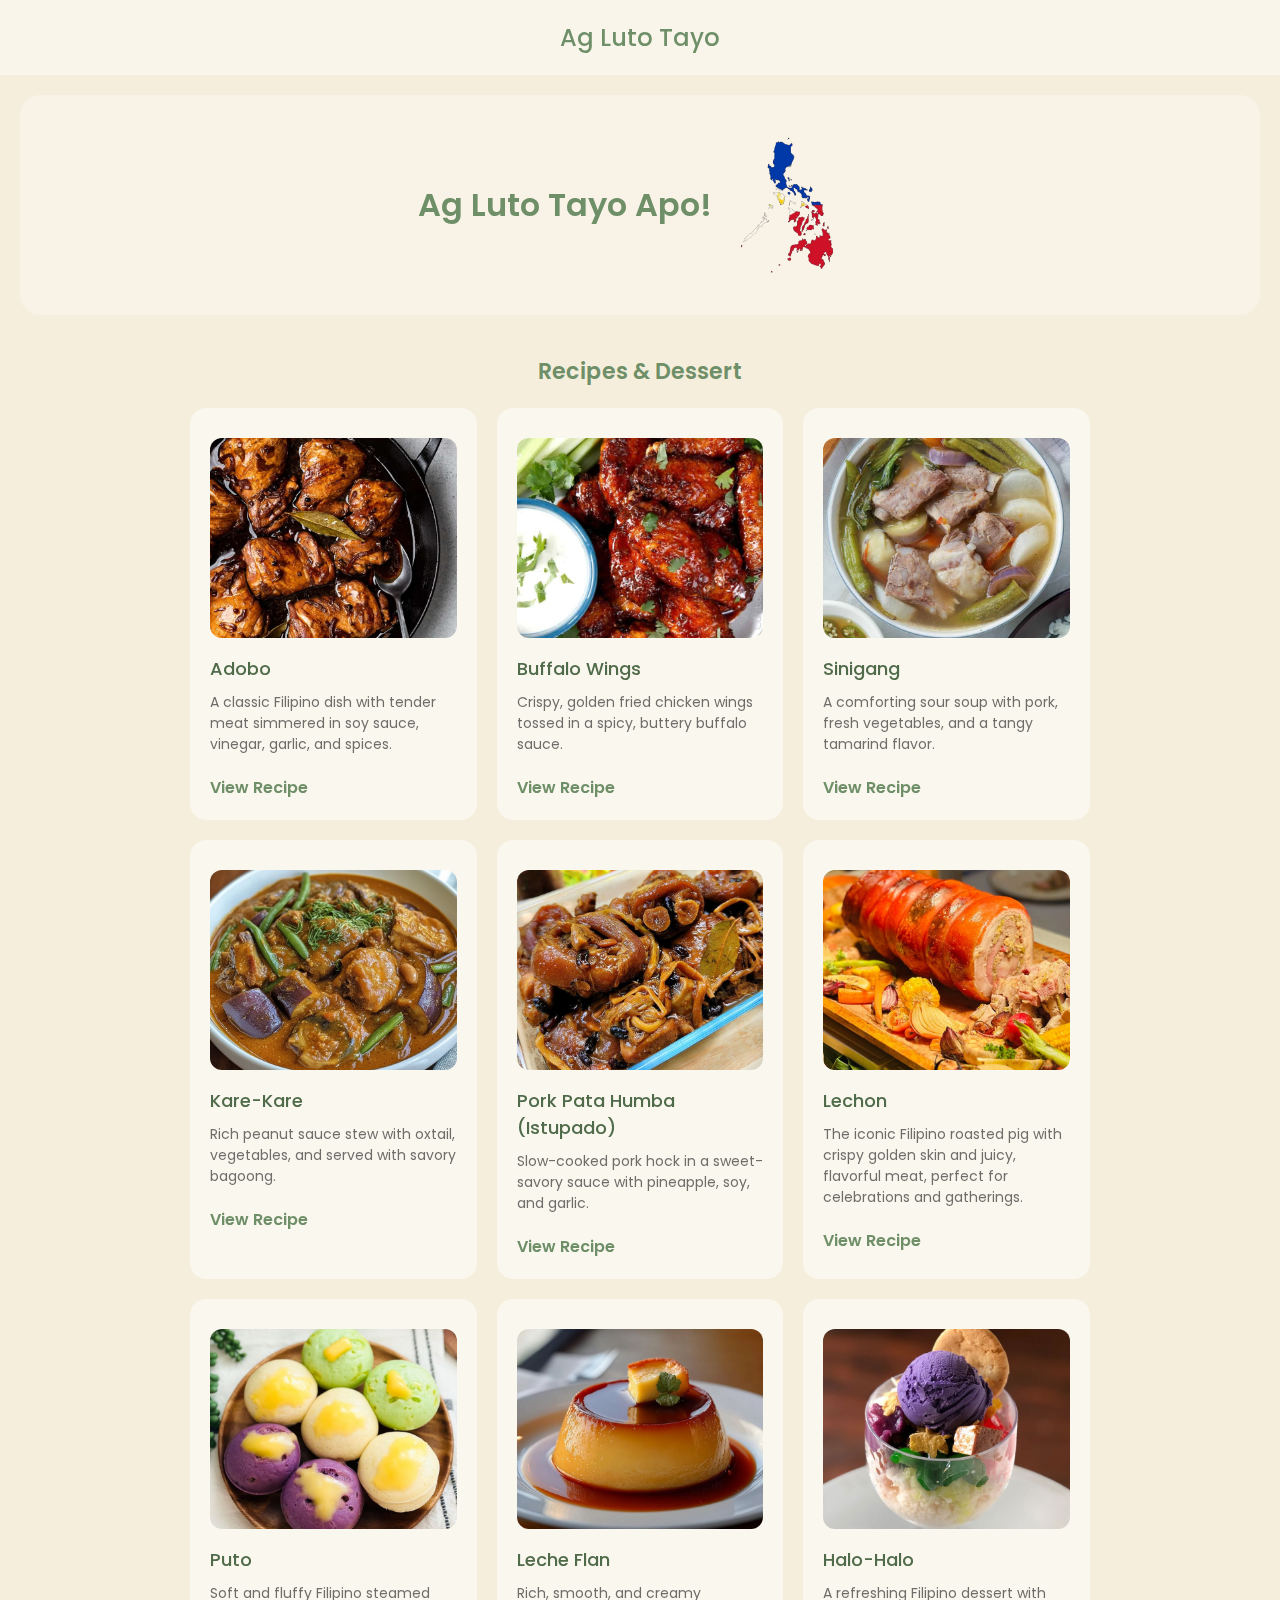
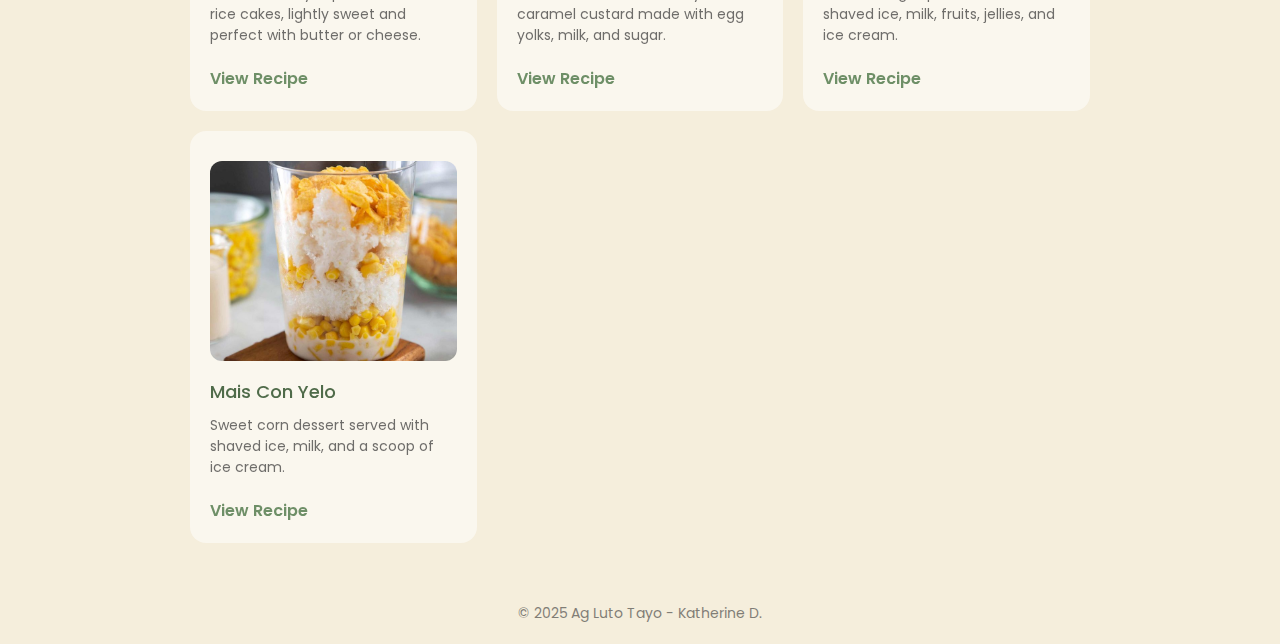
<file: index.html>
<!DOCTYPE html>
<html lang="en">
<head>
  <meta charset="UTF-8" />
  <meta name="viewport" content="width=device-width, initial-scale=1.0" />
  <title>Ag Luto Tayo</title>
  <link rel="stylesheet" href="style.css" />
  <link href="https://fonts.googleapis.com/css2?family=Poppins:wght@300;400;500;600&display=swap" rel="stylesheet">
</head>

<body>
  <header>
    <h1>Ag Luto Tayo</h1>
  </header>

  <section class="hero">
    <h2>Ag Luto Tayo Apo!</h2>
    <img src="images/ph.png" width="150px">
    
  </section>

  <section class="menu-section">
    <div class="menu-title">Recipes & Dessert</div>

<div class="menu-grid blog-grid">
  <div class="menu-card">
    <a href="#recipe1"><img src="images/adobo.jpeg" class="thumb" /></a>
    <h3>Adobo</h3>
    <p>A classic Filipino dish with tender meat simmered in soy sauce, vinegar, garlic, and spices.</p>
    <a href="#recipe1">View Recipe</a>
  </div>

  <div class="menu-card">
    <a href="#recipe2"><img src="images/buffalo.jpeg" class="thumb" /></a>
    <h3>Buffalo Wings</h3>
    <p>Crispy, golden fried chicken wings tossed in a spicy, buttery buffalo sauce.</p>
    <a href="#recipe2">View Recipe</a>
  </div>

  <div class="menu-card">
    <a href="#recipe3"><img src="images/sinigang.jpeg" class="thumb" /></a>
    <h3>Sinigang</h3>
    <p>A comforting sour soup with pork, fresh vegetables, and a tangy tamarind flavor.</p>
    <a href="#recipe3">View Recipe</a>
  </div>

  <div class="menu-card">
    <a href="#recipe4"><img src="images/kare-kare.jpeg" class="thumb" /></a>
    <h3>Kare-Kare</h3>
    <p>Rich peanut sauce stew with oxtail, vegetables, and served with savory bagoong.</p>
    <a href="#recipe4">View Recipe</a>
  </div>

  <div class="menu-card">
    <a href="#recipe5"><img src="images/pata_humba.jpeg" class="thumb" /></a>
    <h3>Pork Pata Humba (Istupado)</h3>
    <p>Slow-cooked pork hock in a sweet-savory sauce with pineapple, soy, and garlic.</p>
    <a href="#recipe5">View Recipe</a>
  </div>

  <div class="menu-card">
    <a href="#recipe6"><img src="images/lechon.jpeg" class="thumb" /></a>
    <h3>Lechon</h3>
    <p>The iconic Filipino roasted pig with crispy golden skin and juicy, flavorful meat, perfect for celebrations and gatherings.</p>
    <a href="#recipe6">View Recipe</a>
  </div>

<div class="menu-card">
  <a href="#dessert1"><img src="images/puto.jpeg" class="thumb" /></a>
  <h3>Puto</h3>
  <p>Soft and fluffy Filipino steamed rice cakes, lightly sweet and perfect with butter or cheese.</p>
  <a href="#dessert1">View Recipe</a>
</div>

<div class="menu-card">
  <a href="#dessert2"><img src="images/lecheflan.jpeg" class="thumb" /></a>
  <h3>Leche Flan</h3>
  <p>Rich, smooth, and creamy caramel custard made with egg yolks, milk, and sugar.</p>
  <a href="#dessert2">View Recipe</a>
</div>

<div class="menu-card">
  <a href="#dessert3"><img src="images/halohalo.jpeg" class="thumb" /></a>
  <h3>Halo-Halo</h3>
  <p>A refreshing Filipino dessert with shaved ice, milk, fruits, jellies, and ice cream.</p>
  <a href="#dessert3">View Recipe</a>
</div>

<div class="menu-card">
  <a href="#dessert4"><img src="images/maisconyelo.jpeg" class="thumb" /></a>
  <h3>Mais Con Yelo</h3>
  <p>Sweet corn dessert served with shaved ice, milk, and a scoop of ice cream.</p>
  <a href="#dessert4">View Recipe</a>
</div>

</div>

  </section>

<div id="recipe1" class="modal">
  <div class="modal-content">
    <a href="#" class="close-btn">×</a>
    <h2>Adobo</h2>

    <h3>Ingredients:</h3>
    <ul>
      <li>1 kg chicken or pork, cut into serving pieces</li>
      <li>1/2 cup soy sauce</li>
      <li>1/2 cup vinegar</li>
      <li>1 cup water</li>
      <li>1 head garlic, minced</li>
      <li>1 large onion, sliced</li>
      <li>2 bay leaves</li>
      <li>1 tsp whole peppercorns</li>
      <li>2 tbsp cooking oil</li>
      <li>Salt and pepper to taste</li>
    </ul>

    <h3>How to Cook:</h3>
    <ol>
      <li>Marinate chicken or pork in soy sauce and half of the minced garlic for 30 minutes.</li>
      <li>Heat 2 tbsp oil in a pan over medium heat (2 minutes).</li>
      <li>Sauté remaining garlic and onion until fragrant (2–3 minutes).</li>
      <li>Add marinated meat and cook for 5–7 minutes until lightly browned.</li>
      <li>Pour in vinegar and let it boil without stirring for 3 minutes.</li>
      <li>Add water, bay leaves, and peppercorns. Bring to a boil, then simmer for 30–40 minutes until meat is tender.</li>
      <li>Adjust salt and pepper to taste. Optional: simmer uncovered for 5–10 minutes to thicken sauce.</li>
      <li>Serve hot with steamed rice.</li>
    </ol>
  </div>
</div>

<div id="recipe2" class="modal">
  <div class="modal-content">
    <a href="#" class="close-btn">×</a>
    <h2>Buffalo Wings</h2>

    <h3>Ingredients:</h3>
    <ul>
      <li>1 kg chicken wings</li>
      <li>1 cup all-purpose flour</li>
      <li>1 tsp salt</li>
      <li>1/2 tsp black pepper</li>
      <li>Oil for frying</li>
      <li>1/2 cup hot sauce</li>
      <li>3 tbsp butter</li>
    </ul>

    <h3>How to Cook:</h3>
    <ol>
      <li>Mix flour, salt, and pepper in a bowl.</li>
      <li>Coat chicken wings in the flour mixture evenly (2–3 minutes).</li>
      <li>Heat oil in a deep pan to 175°C/350°F (5 minutes).</li>
      <li>Fry wings in batches until golden brown and cooked through, about 8–10 minutes per batch.</li>
      <li>In a small saucepan, melt butter over low heat, then add hot sauce and mix well (2–3 minutes).</li>
      <li>Toss fried wings in the sauce until fully coated (1–2 minutes).</li>
      <li>Serve immediately with celery sticks or dip of your choice.</li>
    </ol>
  </div>
</div>

<div id="recipe3" class="modal">
  <div class="modal-content">
    <a href="#" class="close-btn">×</a>
    <h2>Sinigang</h2>

    <h3>Ingredients:</h3>
    <ul>
      <li>1 kg pork ribs or belly, cut into chunks</li>
      <li>8 cups water</li>
      <li>1 large onion, quartered</li>
      <li>2 medium tomatoes, quartered</li>
      <li>1 pack tamarind soup base (or 1 cup fresh tamarind juice)</li>
      <li>2 radishes, sliced</li>
      <li>1 bundle kangkong (water spinach)</li>
      <li>2 long green chilies</li>
      <li>Salt or fish sauce to taste</li>
    </ul>

    <h3>How to Cook:</h3>
    <ol>
      <li>Boil water in a large pot (5 minutes).</li>
      <li>Add pork, onions, and tomatoes. Simmer until pork is tender, about 40–50 minutes.</li>
      <li>Add tamarind soup base and stir. Adjust sourness as desired (2–3 minutes).</li>
      <li>Add radish slices and cook for 5–7 minutes until tender.</li>
      <li>Add long green chilies and kangkong leaves. Simmer for 2 minutes.</li>
      <li>Season with salt or fish sauce to taste.</li>
      <li>Serve hot with steamed rice.</li>
    </ol>
  </div>
</div>

<div id="recipe4" class="modal">
  <div class="modal-content">
    <a href="#" class="close-btn">×</a>
    <h2>Kare-Kare</h2>

    <h3>Ingredients:</h3>
    <ul>
      <li>1 kg oxtail, cut into pieces</li>
      <li>200 g tripes (optional)</li>
      <li>1/2 cup peanut butter</li>
      <li>1/4 cup ground roasted peanuts</li>
      <li>1 banana heart, sliced</li>
      <li>1 bundle string beans, cut into 3-inch pieces</li>
      <li>1 bundle eggplant, sliced</li>
      <li>1 onion, chopped</li>
      <li>3 cloves garlic, minced</li>
      <li>3 tbsp annatto seeds in 1/4 cup oil</li>
      <li>Salt and pepper to taste</li>
      <li>Water as needed</li>
      <li>Bagoong (fermented shrimp paste) for serving</li>
    </ul>

    <h3>How to Cook:</h3>
    <ol>
      <li>Boil oxtail and tripes in 10 cups water until tender, about 1.5–2 hours.</li>
      <li>Heat annatto oil in a pan (2–3 minutes). Sauté onion and garlic until fragrant.</li>
      <li>Add boiled meat and some broth. Simmer for 10 minutes.</li>
      <li>Add peanut butter and ground peanuts. Stir well and cook for 5–7 minutes until sauce thickens.</li>
      <li>Add banana heart, string beans, and eggplant. Cook for another 5–7 minutes until vegetables are tender.</li>
      <li>Season with salt and pepper. Serve with bagoong on the side.</li>
    </ol>
  </div>
</div>

<div id="recipe5" class="modal">
  <div class="modal-content">
    <a href="#" class="close-btn">×</a>
    <h2>Pork Pata Humba</h2>

    <h3>Ingredients:</h3>
    <ul>
      <li>1 kg pork hock (pata)</li>
      <li>1/2 cup soy sauce</li>
      <li>1/4 cup vinegar</li>
      <li>1 cup pineapple juice</li>
      <li>1/2 cup brown sugar</li>
      <li>1 head garlic, minced</li>
      <li>1 onion, chopped</li>
      <li>1 tsp black pepper</li>
      <li>2 bay leaves</li>
      <li>1 cup water</li>
    </ul>

    <h3>How to Cook:</h3>
    <ol>
      <li>Clean pork pata and boil in water for 15–20 minutes to remove impurities. Drain.</li>
      <li>In a pot, sauté garlic and onion until fragrant (2–3 minutes).</li>
      <li>Add pork pata and brown lightly for 5 minutes.</li>
      <li>Add soy sauce, vinegar, pineapple juice, brown sugar, pepper, and bay leaves. Mix well.</li>
      <li>Add 1 cup water and simmer for 1.5–2 hours until meat is very tender.</li>
      <li>Occasionally baste meat with sauce. Optional: simmer uncovered for 10 minutes to thicken sauce.</li>
      <li>Serve hot with steamed rice.</li>
    </ol>
  </div>
</div>

<div id="recipe6" class="modal">
  <div class="modal-content">
    <a href="#" class="close-btn">×</a>
    <h2>Lechon</h2>

    <h3>Ingredients:</h3>
    <ul>
      <li>1 whole pig (about 15–20 lbs), cleaned and gutted</li>
      <li>1/2 cup salt</li>
      <li>1/4 cup black pepper</li>
      <li>5 heads garlic, minced</li>
      <li>5 stalks lemongrass, crushed</li>
      <li>1 cup soy sauce</li>
      <li>Banana leaves for lining (optional)</li>
    </ul>

    <h3>How to Cook:</h3>
    <ol>
      <li>Rub salt, pepper, and garlic all over the inside and outside of the pig (15 minutes).</li>
      <li>Stuff the cavity with lemongrass stalks (5 minutes).</li>
      <li>Optional: brush the outside with soy sauce (5 minutes).</li>
      <li>Skewer the pig on a large rotisserie spit.</li>
      <li>Roast over charcoal for 4–5 hours, turning constantly for even cooking.</li>
      <li>Brush with oil or marinade every 30 minutes to keep skin crisp.</li>
      <li>Once skin is golden brown and crispy, remove from fire and let rest for 10–15 minutes before carving.</li>
    </ol>
  </div>
</div>

<div id="dessert1" class="modal">
  <div class="modal-content">
    <a href="#" class="close-btn">×</a>
    <h2>Puto</h2>

    <h3>Ingredients:</h3>
    <ul>
      <li>1 cup all-purpose flour</li>
      <li>1 cup sugar</li>
      <li>1 1/2 tbsp baking powder</li>
      <li>1 cup fresh milk</li>
      <li>1 egg</li>
      <li>1/4 cup melted butter</li>
      <li>Sliced cheese (optional)</li>
    </ul>

    <h3>How to Cook:</h3>
    <ol>
      <li>Mix flour, sugar, and baking powder in a bowl.</li>
      <li>In another bowl, whisk milk, egg, and melted butter.</li>
      <li>Combine wet and dry ingredients until smooth.</li>
      <li>Pour batter into small puto molds and top with cheese.</li>
      <li>Steam for 10–12 minutes until firm and fluffy.</li>
      <li>Serve warm.</li>
    </ol>
  </div>
</div>

<div id="dessert2" class="modal">
  <div class="modal-content">
    <a href="#" class="close-btn">×</a>
    <h2>Leche Flan</h2>

    <h3>Ingredients:</h3>
    <ul>
      <li>10 egg yolks</li>
      <li>1 can condensed milk</li>
      <li>1 can evaporated milk</li>
      <li>1 tsp vanilla extract</li>
      <li>1/2 cup sugar (for caramel)</li>
    </ul>

    <h3>How to Cook:</h3>
    <ol>
      <li>Melt sugar in a pan until golden brown to make caramel.</li>
      <li>Pour caramel into a llanera or mold.</li>
      <li>Mix egg yolks, condensed milk, evaporated milk, and vanilla.</li>
      <li>Strain mixture and pour into the caramel-lined mold.</li>
      <li>Steam for 30–40 minutes until firm.</li>
      <li>Cool completely before unmolding.</li>
    </ol>
  </div>
</div>

<div id="dessert3" class="modal">
  <div class="modal-content">
    <a href="#" class="close-btn">×</a>
    <h2>Halo-Halo</h2>

    <h3>Ingredients:</h3>
    <ul>
      <li>Shaved ice</li>
      <li>Sweetened bananas</li>
      <li>Sweetened beans</li>
      <li>Jelly cubes</li>
      <li>Nata de coco</li>
      <li>Leche flan</li>
      <li>Ube ice cream</li>
      <li>Evaporated milk</li>
    </ul>

    <h3>How to Make:</h3>
    <ol>
      <li>Layer sweetened fruits, beans, jelly, and nata in a tall glass.</li>
      <li>Add shaved ice on top.</li>
      <li>Pour evaporated milk.</li>
      <li>Top with leche flan and ube ice cream.</li>
      <li>Serve immediately.</li>
    </ol>
  </div>
</div>

<div id="dessert4" class="modal">
  <div class="modal-content">
    <a href="#" class="close-btn">×</a>
    <h2>Mais Con Yelo</h2>

    <h3>Ingredients:</h3>
    <ul>
      <li>1 cup sweet corn kernels</li>
      <li>Shaved ice</li>
      <li>1/2 cup evaporated milk</li>
      <li>2 tbsp sugar</li>
      <li>1 scoop vanilla ice cream</li>
    </ul>

    <h3>How to Make:</h3>
    <ol>
      <li>Place sweet corn and sugar in a glass or bowl.</li>
      <li>Add shaved ice.</li>
      <li>Pour evaporated milk over the ice.</li>
      <li>Top with vanilla ice cream.</li>
      <li>Serve cold and enjoy.</li>
    </ol>
  </div>
</div>


<button id="backToTop">&#8679;</button>

<script src="script.js"></script>

<footer>
  © 2025 Ag Luto Tayo - Katherine D.
</footer>

</body>
</html>
</file>
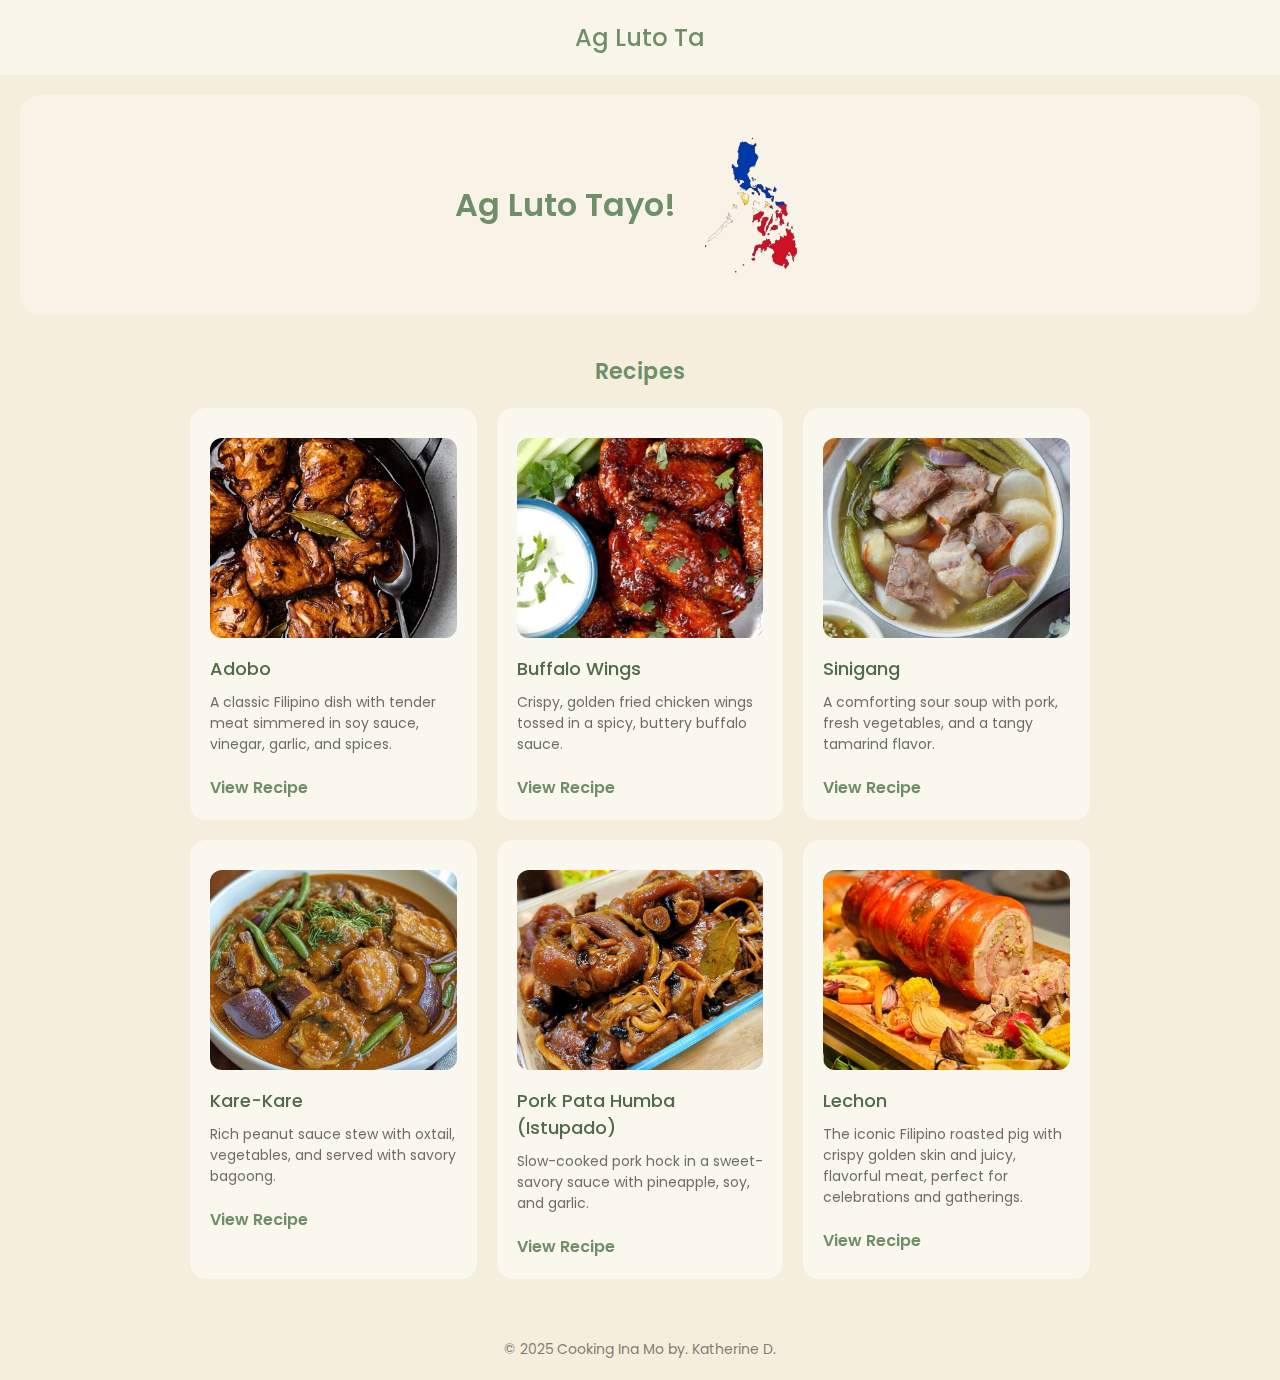
<file: home.html>
<!DOCTYPE html>
<html lang="en">
<head>
  <meta charset="UTF-8" />
  <meta name="viewport" content="width=device-width, initial-scale=1.0" />
  <title>Matcha Café Recipes</title>
  <link rel="stylesheet" href="style.css" />
  <link href="https://fonts.googleapis.com/css2?family=Poppins:wght@300;400;500;600&display=swap" rel="stylesheet">
</head>

<body>
  <header>
    <h1>Ag Luto Ta</h1>
  </header>

  <section class="hero">
    <h2>Ag Luto Tayo!</h2>
    <img src="images/ph.png" width="150px">
    
  </section>

  <section class="menu-section">
    <div class="menu-title">Recipes</div>

<div class="menu-grid blog-grid">
  <div class="menu-card">
    <a href="#recipe1"><img src="images/adobo.jpeg" class="thumb" /></a>
    <h3>Adobo</h3>
    <p>A classic Filipino dish with tender meat simmered in soy sauce, vinegar, garlic, and spices.</p>
    <a href="#recipe1">View Recipe</a>
  </div>

  <div class="menu-card">
    <a href="#recipe2"><img src="images/buffalo.jpeg" class="thumb" /></a>
    <h3>Buffalo Wings</h3>
    <p>Crispy, golden fried chicken wings tossed in a spicy, buttery buffalo sauce.</p>
    <a href="#recipe2">View Recipe</a>
  </div>

  <div class="menu-card">
    <a href="#recipe3"><img src="images/sinigang.jpeg" class="thumb" /></a>
    <h3>Sinigang</h3>
    <p>A comforting sour soup with pork, fresh vegetables, and a tangy tamarind flavor.</p>
    <a href="#recipe3">View Recipe</a>
  </div>

  <div class="menu-card">
    <a href="#recipe4"><img src="images/kare-kare.jpeg" class="thumb" /></a>
    <h3>Kare-Kare</h3>
    <p>Rich peanut sauce stew with oxtail, vegetables, and served with savory bagoong.</p>
    <a href="#recipe4">View Recipe</a>
  </div>

  <div class="menu-card">
    <a href="#recipe5"><img src="images/pata_humba.jpeg" class="thumb" /></a>
    <h3>Pork Pata Humba (Istupado)</h3>
    <p>Slow-cooked pork hock in a sweet-savory sauce with pineapple, soy, and garlic.</p>
    <a href="#recipe5">View Recipe</a>
  </div>

  <div class="menu-card">
    <a href="#recipe6"><img src="images/lechon.jpeg" class="thumb" /></a>
    <h3>Lechon</h3>
    <p>The iconic Filipino roasted pig with crispy golden skin and juicy, flavorful meat, perfect for celebrations and gatherings.</p>
    <a href="#recipe6">View Recipe</a>
  </div>
</div>

  </section>

  <footer>
    © 2025 Cooking Ina Mo by. Katherine D.
  </footer>

  <!-- Recipes Modals -->

<!-- Modal 1: Adobo -->
<div id="recipe1" class="modal">
  <div class="modal-content">
    <a href="#" class="close-btn">×</a>
    <h2>Adobo</h2>

    <h3>Ingredients:</h3>
    <ul>
      <li>1 kg chicken or pork, cut into serving pieces</li>
      <li>1/2 cup soy sauce</li>
      <li>1/2 cup vinegar</li>
      <li>1 cup water</li>
      <li>1 head garlic, minced</li>
      <li>1 large onion, sliced</li>
      <li>2 bay leaves</li>
      <li>1 tsp whole peppercorns</li>
      <li>2 tbsp cooking oil</li>
      <li>Salt and pepper to taste</li>
    </ul>

    <h3>How to Cook:</h3>
    <ol>
      <li>Marinate chicken or pork in soy sauce and half of the minced garlic for 30 minutes.</li>
      <li>Heat 2 tbsp oil in a pan over medium heat (2 minutes).</li>
      <li>Sauté remaining garlic and onion until fragrant (2–3 minutes).</li>
      <li>Add marinated meat and cook for 5–7 minutes until lightly browned.</li>
      <li>Pour in vinegar and let it boil without stirring for 3 minutes.</li>
      <li>Add water, bay leaves, and peppercorns. Bring to a boil, then simmer for 30–40 minutes until meat is tender.</li>
      <li>Adjust salt and pepper to taste. Optional: simmer uncovered for 5–10 minutes to thicken sauce.</li>
      <li>Serve hot with steamed rice.</li>
    </ol>
  </div>
</div>

<!-- Modal 2: Buffalo Wings -->
<div id="recipe2" class="modal">
  <div class="modal-content">
    <a href="#" class="close-btn">×</a>
    <h2>Buffalo Wings</h2>

    <h3>Ingredients:</h3>
    <ul>
      <li>1 kg chicken wings</li>
      <li>1 cup all-purpose flour</li>
      <li>1 tsp salt</li>
      <li>1/2 tsp black pepper</li>
      <li>Oil for frying</li>
      <li>1/2 cup hot sauce</li>
      <li>3 tbsp butter</li>
    </ul>

    <h3>How to Cook:</h3>
    <ol>
      <li>Mix flour, salt, and pepper in a bowl.</li>
      <li>Coat chicken wings in the flour mixture evenly (2–3 minutes).</li>
      <li>Heat oil in a deep pan to 175°C/350°F (5 minutes).</li>
      <li>Fry wings in batches until golden brown and cooked through, about 8–10 minutes per batch.</li>
      <li>In a small saucepan, melt butter over low heat, then add hot sauce and mix well (2–3 minutes).</li>
      <li>Toss fried wings in the sauce until fully coated (1–2 minutes).</li>
      <li>Serve immediately with celery sticks or dip of your choice.</li>
    </ol>
  </div>
</div>

<!-- Modal 3: Sinigang -->
<div id="recipe3" class="modal">
  <div class="modal-content">
    <a href="#" class="close-btn">×</a>
    <h2>Sinigang</h2>

    <h3>Ingredients:</h3>
    <ul>
      <li>1 kg pork ribs or belly, cut into chunks</li>
      <li>8 cups water</li>
      <li>1 large onion, quartered</li>
      <li>2 medium tomatoes, quartered</li>
      <li>1 pack tamarind soup base (or 1 cup fresh tamarind juice)</li>
      <li>2 radishes, sliced</li>
      <li>1 bundle kangkong (water spinach)</li>
      <li>2 long green chilies</li>
      <li>Salt or fish sauce to taste</li>
    </ul>

    <h3>How to Cook:</h3>
    <ol>
      <li>Boil water in a large pot (5 minutes).</li>
      <li>Add pork, onions, and tomatoes. Simmer until pork is tender, about 40–50 minutes.</li>
      <li>Add tamarind soup base and stir. Adjust sourness as desired (2–3 minutes).</li>
      <li>Add radish slices and cook for 5–7 minutes until tender.</li>
      <li>Add long green chilies and kangkong leaves. Simmer for 2 minutes.</li>
      <li>Season with salt or fish sauce to taste.</li>
      <li>Serve hot with steamed rice.</li>
    </ol>
  </div>
</div>

<!-- Modal 4: Kare-Kare -->
<div id="recipe4" class="modal">
  <div class="modal-content">
    <a href="#" class="close-btn">×</a>
    <h2>Kare-Kare</h2>

    <h3>Ingredients:</h3>
    <ul>
      <li>1 kg oxtail, cut into pieces</li>
      <li>200 g tripes (optional)</li>
      <li>1/2 cup peanut butter</li>
      <li>1/4 cup ground roasted peanuts</li>
      <li>1 banana heart, sliced</li>
      <li>1 bundle string beans, cut into 3-inch pieces</li>
      <li>1 bundle eggplant, sliced</li>
      <li>1 onion, chopped</li>
      <li>3 cloves garlic, minced</li>
      <li>3 tbsp annatto seeds in 1/4 cup oil</li>
      <li>Salt and pepper to taste</li>
      <li>Water as needed</li>
      <li>Bagoong (fermented shrimp paste) for serving</li>
    </ul>

    <h3>How to Cook:</h3>
    <ol>
      <li>Boil oxtail and tripes in 10 cups water until tender, about 1.5–2 hours.</li>
      <li>Heat annatto oil in a pan (2–3 minutes). Sauté onion and garlic until fragrant.</li>
      <li>Add boiled meat and some broth. Simmer for 10 minutes.</li>
      <li>Add peanut butter and ground peanuts. Stir well and cook for 5–7 minutes until sauce thickens.</li>
      <li>Add banana heart, string beans, and eggplant. Cook for another 5–7 minutes until vegetables are tender.</li>
      <li>Season with salt and pepper. Serve with bagoong on the side.</li>
    </ol>
  </div>
</div>

<!-- Modal 5: Pork Pata Humba -->
<div id="recipe5" class="modal">
  <div class="modal-content">
    <a href="#" class="close-btn">×</a>
    <h2>Pork Pata Humba</h2>

    <h3>Ingredients:</h3>
    <ul>
      <li>1 kg pork hock (pata)</li>
      <li>1/2 cup soy sauce</li>
      <li>1/4 cup vinegar</li>
      <li>1 cup pineapple juice</li>
      <li>1/2 cup brown sugar</li>
      <li>1 head garlic, minced</li>
      <li>1 onion, chopped</li>
      <li>1 tsp black pepper</li>
      <li>2 bay leaves</li>
      <li>1 cup water</li>
    </ul>

    <h3>How to Cook:</h3>
    <ol>
      <li>Clean pork pata and boil in water for 15–20 minutes to remove impurities. Drain.</li>
      <li>In a pot, sauté garlic and onion until fragrant (2–3 minutes).</li>
      <li>Add pork pata and brown lightly for 5 minutes.</li>
      <li>Add soy sauce, vinegar, pineapple juice, brown sugar, pepper, and bay leaves. Mix well.</li>
      <li>Add 1 cup water and simmer for 1.5–2 hours until meat is very tender.</li>
      <li>Occasionally baste meat with sauce. Optional: simmer uncovered for 10 minutes to thicken sauce.</li>
      <li>Serve hot with steamed rice.</li>
    </ol>
  </div>
</div>

<!-- Modal 6: Lechon -->
<div id="recipe6" class="modal">
  <div class="modal-content">
    <a href="#" class="close-btn">×</a>
    <h2>Lechon</h2>

    <h3>Ingredients:</h3>
    <ul>
      <li>1 whole pig (about 15–20 lbs), cleaned and gutted</li>
      <li>1/2 cup salt</li>
      <li>1/4 cup black pepper</li>
      <li>5 heads garlic, minced</li>
      <li>5 stalks lemongrass, crushed</li>
      <li>1 cup soy sauce</li>
      <li>Banana leaves for lining (optional)</li>
    </ul>

    <h3>How to Cook:</h3>
    <ol>
      <li>Rub salt, pepper, and garlic all over the inside and outside of the pig (15 minutes).</li>
      <li>Stuff the cavity with lemongrass stalks (5 minutes).</li>
      <li>Optional: brush the outside with soy sauce (5 minutes).</li>
      <li>Skewer the pig on a large rotisserie spit.</li>
      <li>Roast over charcoal for 4–5 hours, turning constantly for even cooking.</li>
      <li>Brush with oil or marinade every 30 minutes to keep skin crisp.</li>
      <li>Once skin is golden brown and crispy, remove from fire and let rest for 10–15 minutes before carving.</li>
    </ol>
  </div>
</div>


<button id="backToTop">&#8679;</button>

<script>
  const backToTop = document.getElementById("backToTop");

  window.onscroll = function() {
    if (document.body.scrollTop > 100 || document.documentElement.scrollTop > 100) {
      backToTop.style.display = "block";
    } else {
      backToTop.style.display = "none";
    }
  };

  backToTop.addEventListener("click", () => {
    window.scrollTo({ top: 0, behavior: 'smooth' });
  });
</script>


</body>
</html>
</file>
<file: style.css>
* {
  margin: 0;
  padding: 0;
  box-sizing: border-box;
  font-family: 'Poppins', sans-serif;
}

body {
  background: #F5EEDC;
  color: #333;
}

header {
  padding: 20px 40px;
  display: flex;
  justify-content: center;
  background: rgba(255, 255, 255, 0.4);
  backdrop-filter: blur(10px);
  position: sticky;
  top: 0;
   z-index: 200; 
}

header h1 {
  font-size: 24px;
  font-weight: 500;
  color: #6E8F67;
}

.hero {
  height: 220px;
  display: flex;
  justify-content: center;
  align-items: center;
  background: rgba(255, 255, 255, 0.3);
  backdrop-filter: blur(12px);
  margin: 20px;
  border-radius: 20px;
}

.hero h2 {
  font-size: 32px;
  font-weight: 600;
  color: #6E8F67;
}

.menu-section {
  width: 90%;
  max-width: 900px;
  margin: 40px auto;
}

.menu-title {
  font-size: 22px;
  font-weight: 600;
  color: #6E8F67;
  margin-bottom: 20px;
  text-align: center;
}

.menu-grid {
  display: grid;
  grid-template-columns: repeat(auto-fit, minmax(240px, 1fr));
  gap: 20px;
}

.menu-card {
  background: rgba(255, 255, 255, 0.5);
  backdrop-filter: blur(10px);
  border-radius: 16px;
  padding: 20px;
  display: flex;
  flex-direction: column;
  gap: 10px;
  transition: transform 0.2s ease;
}

.menu-card:hover {
  transform: translateY(-4px);
}

.thumb {
  width: 100%;
  height: 200px; /* same height for all cards */
  object-fit: cover; /* crop/scale image to fill the box nicely */
  border-radius: 12px;
}


.menu-card h3 {
  font-size: 18px;
  color: #4F6B49;
  font-weight: 500;
}

.menu-card p {
  font-size: 14px;
  opacity: 0.7;
}

.menu-card a {
  margin-top: 10px;
  color: #6E8F67;
  font-weight: 600;
  text-decoration: none;
}

.modal {
  position: fixed;
  top: 0;
  left: 0;
  width: 100%;
  height: 100%;
  background: rgba(0,0,0,0.2);
  backdrop-filter: blur(4px);
  opacity: 0;
  pointer-events: none;
  transition: opacity 0.3s ease;
  overflow: hidden; 
  z-index: 150; 
}

.modal:target {
  opacity: 1;
  pointer-events: auto;
}

.modal-content {
  background: #FFFFFF;
  width: 90%;
  max-width: 480px;
  max-height: 80vh; 
  margin: 80px auto; 
  padding: 30px;
  border-radius: 18px;
  box-shadow: 0 8px 25px rgba(0,0,0,0.15);
  overflow-y: auto; 
  scroll-behavior: smooth;
  z-index: 160;
}

.modal-content::-webkit-scrollbar {
  width: 6px;
}

.modal-content::-webkit-scrollbar-thumb {
  background-color: rgba(110, 143, 103, 0.5);
  border-radius: 3px;
}

.modal-content::-webkit-scrollbar-track {
  background: rgba(0,0,0,0.05);
}

.close-btn {
  float: right;
  text-decoration: none;
  font-size: 26px;
  color: #333;
  margin-top: -10px;
}

.modal-content h2 {
  margin-bottom: 10px;
  color: #4F6B49;
  font-weight: 600;
}

.modal-content h3 {
  margin-top: 15px;
  color: #6E8F67;
  font-size: 16px;
  font-weight: 600;
}

.modal-content ul,
.modal-content ol {
  margin-left: 20px;
  margin-top: 10px;
  line-height: 1.6;
}

#backToTop {
  position: fixed;
  bottom: 30px;
  right: 20px;
  background-color: #6E8F67;
  color: white;
  border: none;
  padding: 7px 16px;
  border-radius: 50%;
  font-size: 24px;
  cursor: pointer;
  display: none;
  z-index: 100;
  box-shadow: 0 4px 10px rgba(0,0,0,0.2);
  transition: background 0.3s ease;
}

#backToTop:hover {
  background-color: #4F6B49;
}

footer {
  text-align: center;
  padding: 20px;
  margin-top: 40px;
  font-size: 14px;
  opacity: 0.6;
}
</file>
